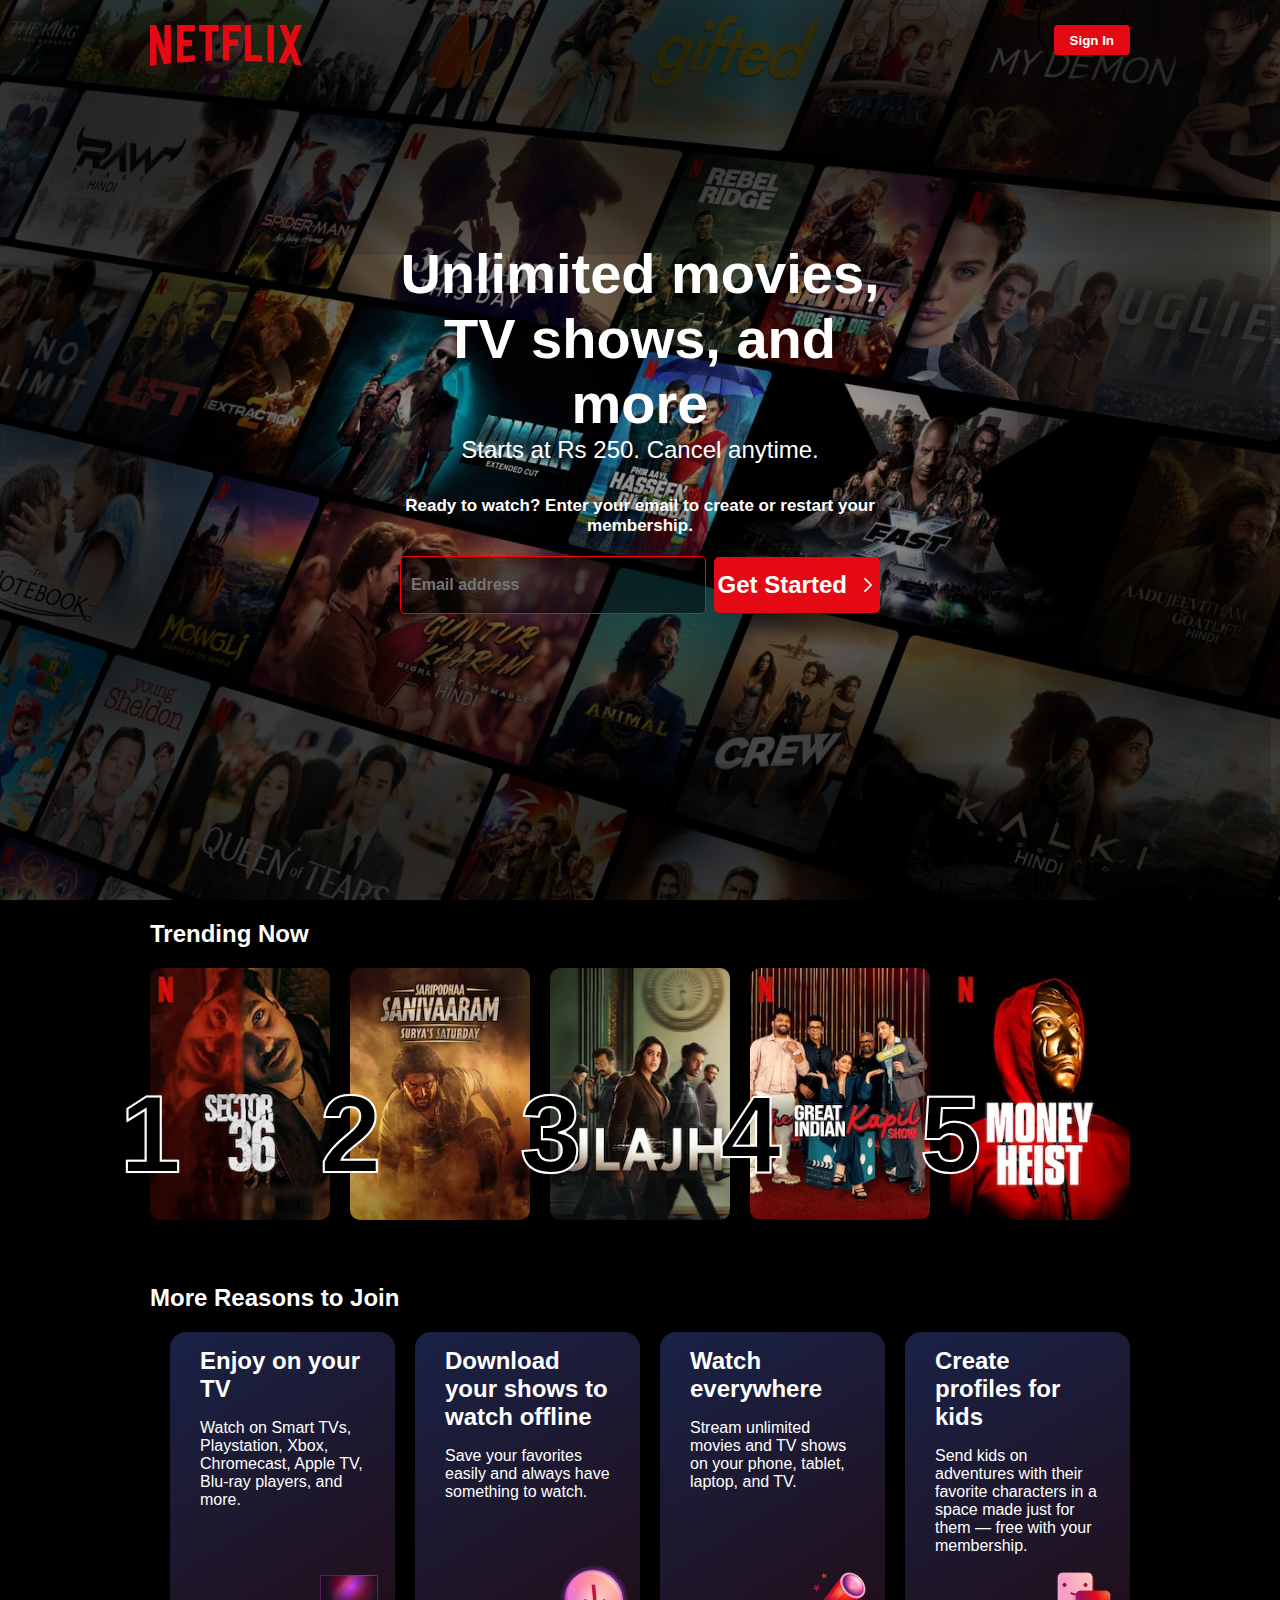
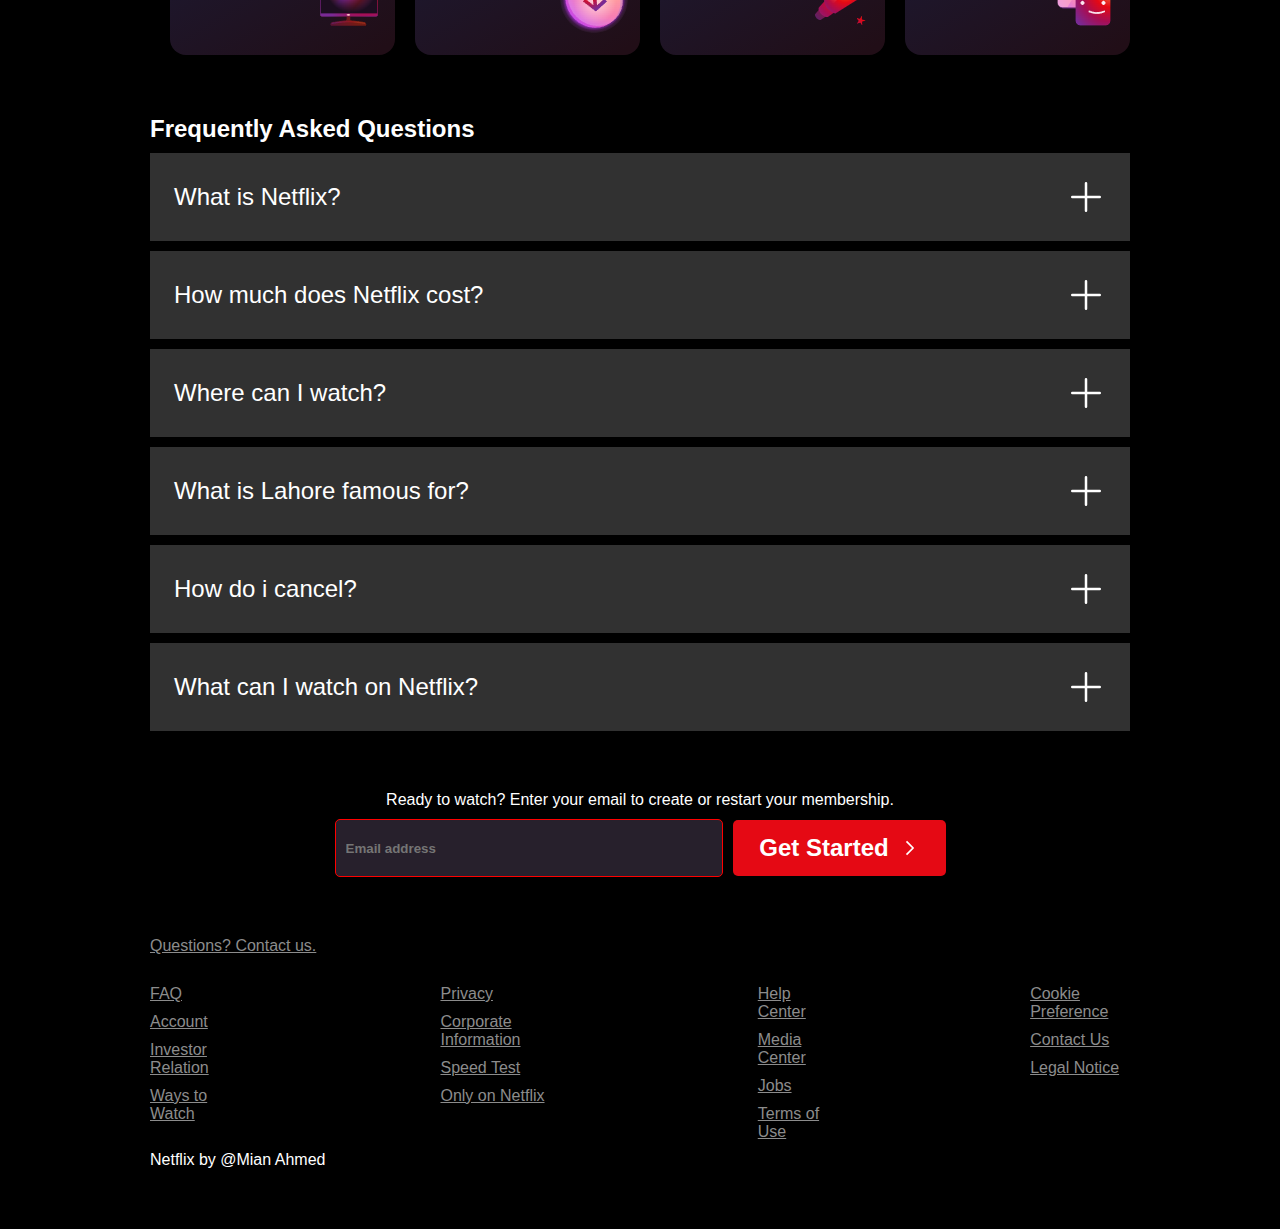
<file: Netflix Clone/index.html>
<!DOCTYPE html>
<html lang="en">

<head>
    <meta charset="UTF-8">
    <meta name="viewport" content="width=device-width, initial-scale=1.0">
    <title>Netflix Pakistan - Watch TV Shows Online, Watch Movies Online</title>
    <meta name="description" content="Netflix is the world's number 1 website which allows users to Stream Movies and Serires upto 4k.">
    <link rel="stylesheet" href="style.css">
    <link rel="shortcut icon" href="assets/images/nficon2023.ico" type="image/x-icon">
</head>

<body>



    <div class="head">
        <div class="nav">
            <img src="assets/images/logo.svg" alt="Logo">

            <a class="a-sign" href="Signin/Signin.html"><button type="button"><span>Sign In</span></button></a>

        </div>

        <div class="mid-header">

            <h1 class="title">Unlimited movies, TV shows, and more</h1>

            <p class="plan-info">Starts at Rs 250. Cancel anytime.</p>

            <h3 class="asking">Ready to watch? Enter your email to create or restart your membership.</h3>

            <div class="form">

                <input type="email" name="Email" placeholder="Email address">

                <button type="button"><span>Get Started</span><img src="assets/images/right-arrow.svg" alt="right-arrow"
                        width="20"></button>

            </div>



        </div>

        <div class="box"></div>

    </div>



    <div class="trending">

        <h2 class="title">Trending Now</h2>

        <div class="movies">

            <div class="movie-1 mov">

                <span class="numbering">1</span>
                <img src="assets/images/Sector-36.jpg" alt="Sector-36">

            </div>


            <div class="movie-2 mov">

                <span class="numbering">2</span>
                <img src="assets/images/Sanivarm.jpg" alt="Sanivarm">

            </div>


            <div class="movie-3 mov">

                <span class="numbering">3</span>
                <img src="assets/images/ulajh.jpg" alt="Ulajh">

            </div>


            <div class="movie-4 mov">

                <span class="numbering">4</span>
                <img src="assets/images/kapil-show.jpg" alt="kapil-show">

            </div>


            <div class="movie-5 mov">

                <span class="numbering">5</span>
                <img src="assets/images/Money-Heist.jpg" alt="Money-Heist">

            </div>

        </div>

    </div>



    <div class="reasons">

        <h2 class="title">More Reasons to Join</h2>

        <div class="box">

            <div class="boxes">

                <h2 class="title">Enjoy on your TV</h2>
                <p>Watch on Smart TVs, Playstation, Xbox, Chromecast, Apple TV, Blu-ray players, and more.</p>
                <img src="assets/images/TV.png" alt="TV">

            </div>


            <div class="boxes">

                <h2 class="title">Download your shows to watch offline</h2>
                <p>Save your favorites easily and always have something to watch.</p>
                <img src="assets/images/Down.png" alt="Download">


            </div>


            <div class="boxes">

                <h2 class="title">Watch everywhere</h2>
                <p>Stream unlimited movies and TV shows on your phone, tablet, laptop, and TV.</p>
                <img src="assets/images/Watch.png" alt="Watch">

            </div>


            <div class="boxes">

                <h2 class="title">Create profiles for kids</h2>
                <p>Send kids on adventures with their favorite characters in a space made just for them — free with your
                    membership.</p>
                <img src="assets/images/Profiles.png" alt="Profiles">

            </div>

        </div>

    </div>



    <div class="faq">

        <h2 class="title">Frequently Asked Questions</h2>

        <button class="question-btn" type="button" onclick="toggleAnswer('answer1')">What is Netflix? <img
                src="assets/images/plus-lg.svg" alt="plus" width="40px"></button>
        <div id="answer1" class="answer-box" style="display: none;">
            Netflix is a streaming service that offers a wide variety of award-winning TV shows, movies, anime,
            documentaries, and more on thousands of internet-connected devices.

            You can watch as much as you want, whenever you want without a single commercial – all for one low monthly
            price. There's always something new to discover and new TV shows and movies are added every week!
        </div>

        <button class="question-btn" onclick="toggleAnswer('answer2')">How much does Netflix cost? <img
                src="assets/images/plus-lg.svg" alt="plus" width="40px"></button>
        <div id="answer2" class="answer-box" style="display: none;">
            Watch Netflix on your smartphone, tablet, Smart TV, laptop, or streaming device, all for one fixed monthly
            fee. Plans range from Rs 250 to Rs 1,100 a month. No extra costs, no contracts.
        </div>

        <button class="question-btn" onclick="toggleAnswer('answer3')">Where can I watch? <img
                src="assets/images/plus-lg.svg" alt="plus" width="40px"></button>
        <div id="answer3" class="answer-box" style="display: none;">
            Watch anywhere, anytime. Sign in with your Netflix account to watch instantly on the web at netflix.com from
            your personal computer or on any internet-connected device that offers the Netflix app, including smart TVs,
            smartphones, tablets, streaming media players and game consoles.

            You can also download your favorite shows with the iOS or Android app. Use downloads to watch while you're
            on the go and without an internet connection. Take Netflix with you anywhere.
        </div>

        <button class="question-btn" onclick="toggleAnswer('answer4')">What is Lahore famous for? <img
                src="assets/images/plus-lg.svg" alt="plus" width="40px"></button>
        <div id="answer4" class="answer-box" style="display: none;">
            Lahore is famous for its historical sites, vibrant culture, and delicious food like nihari and halwa puri!
        </div>

        <button class="question-btn" onclick="toggleAnswer('answer5')">How do i cancel? <img
                src="assets/images/plus-lg.svg" alt="plus" width="40px"></button>
        <div id="answer5" class="answer-box" style="display: none;">
            Netflix is flexible. There are no pesky contracts and no commitments. You can easily cancel your account
            online in two clicks. There are no cancellation fees – start or stop your account anytime.
        </div>

        <button class="question-btn" onclick="toggleAnswer('answer6')">What can I watch on Netflix? <img
                src="assets/images/plus-lg.svg" alt="plus" width="40px"></button>
        <div id="answer6" class="answer-box" style="display: none;">
            Netflix has an extensive library of feature films, documentaries, TV shows, anime, award-winning Netflix
            originals, and more. Watch as much as you want, anytime you want.
        </div>

    </div>



    <div class="form-end">

        <p>Ready to watch? Enter your email to create or restart your membership.</p>

        <div class="input">

            <input type="email" required placeholder="Email address" name="Email">
            <button type="button"><span>Get Started</span><img src="assets/images/right-arrow.svg" alt="right-arrow"
                    width="20"></button>

        </div>
    </div>


    <footer class="footer">

        <a href="">Questions? Contact us.</a>

        <div class="footer-links">

            <div class="link1">
                <a href="">FAQ</a>
                <a href="">Account</a>
                <a href="">Investor Relation</a>
                <a href="">Ways to Watch</a>
            </div>

            <div class="links2">
                <a href="">Privacy</a>
                <a href="">Corporate Information</a>
                <a href="https://fast.com">Speed Test</a>
                <a href="">Only on Netflix</a>
            </div>

            <div class="links3">
                <a href="">Help Center</a>
                <a href="">Media Center</a>
                <a href="">Jobs</a>
                <a href="">Terms of Use</a>
            </div>

            <div class="link4">
                <a href="">Cookie Preference</a>
                <a href="">Contact Us</a>
                <a href="">Legal Notice</a>
            </div>

        </div>

        <p>Netflix by @Mian Ahmed</p>

    </footer>





    <script src="script.js"></script>
</body>

</html>
</file>
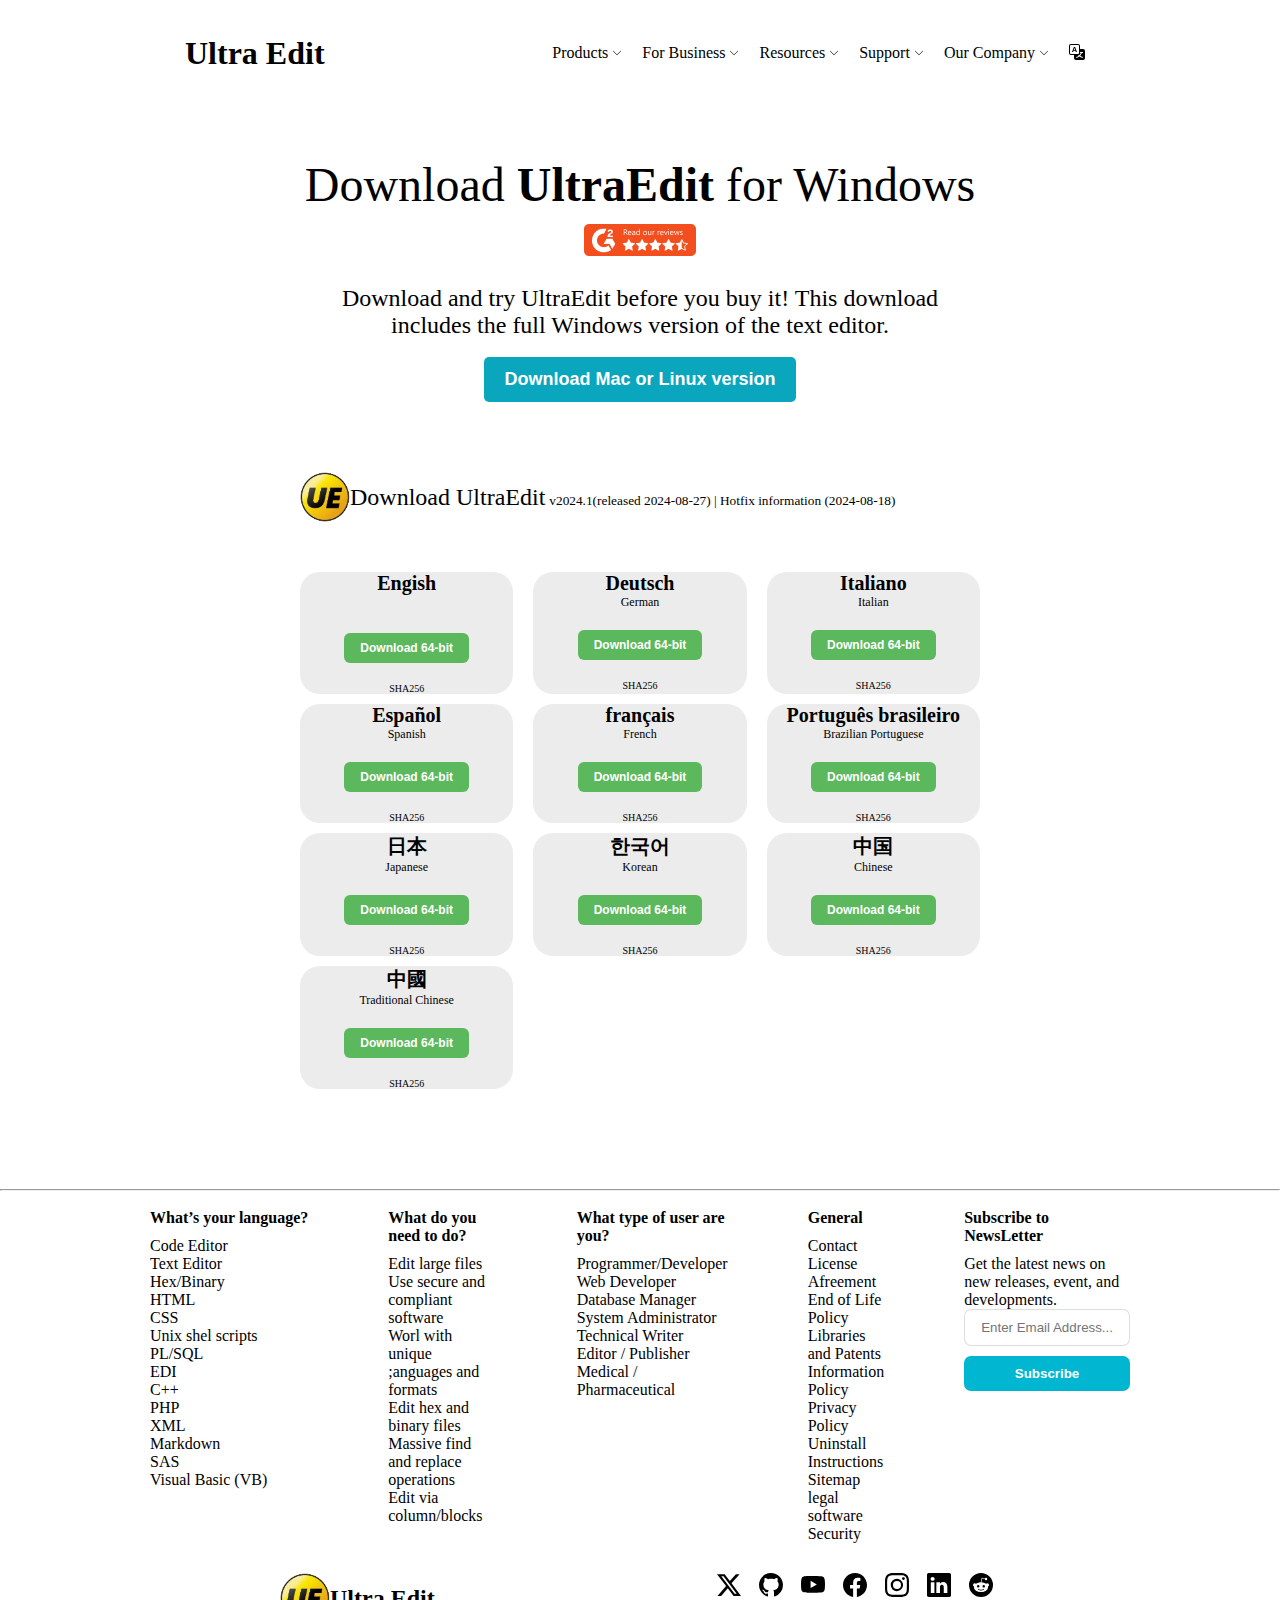
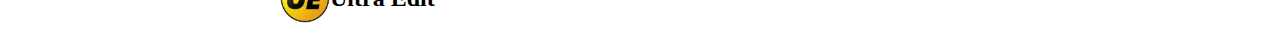
<file: UltraEdit.com Clone/index.html>
<!DOCTYPE html>
<html lang="en">

<head>
    <meta charset="UTF-8">
    <meta name="viewport" content="width=device-width, initial-scale=1.0">
    <title>First Web CLone</title>

    <link rel="stylesheet" href="style.css">

    <link rel="shortcut icon" href="img/Ultra Edit Logo.png" type="image/png">

</head>

<body>

    <header class="header">

        <div class="logo">
            <h1>Ultra Edit</h1>
        </div>

        <div class="navigation">
            <ul>
                <li>Products <img src="img/chevron-down.svg" alt="down" width="10"></li>
                <li>For Business <img src="img/chevron-down.svg" alt="down" width="10"></li>
                <li>Resources <img src="img/chevron-down.svg" alt="down" width="10"></li>
                <li>Support <img src="img/chevron-down.svg" alt="down" width="10"></li>
                <li>Our Company <img src="img/chevron-down.svg" alt="down" width="10"></li>
                <li><img src="img/translate.svg" alt="translate"></li>
            </ul>
        </div>

    </header>

    <main class="main">

        <div class="main-heading">Download <b>UltraEdit</b> for Windows <img src="img/Reviews.png" alt="Reviews"></div>

        <br>

        <div class="add-on">Download and try UltraEdit before you buy it! This download includes the full Windows
            version of the text editor.</div>

        <br>

        <a href="https://www.ultraedit.com/downloads/uex-thank-you/" target="_blank"><button type="button" class="down-button">Download Mac or Linux version</button></a>


        <div class="version">
            <img src="img/Ultra Edit Logo.png" alt="" width="50px">
            <div class="version-cont">
                <h3>Download UltraEdit</h3> <small>v2024.1(released 2024-08-27) | Hotfix information
                    (2024-08-18)</small>
            </div>
        </div>

        <div class="down-pkgs">

            <div class="english pkg">
                <h1>Engish</h1>
                <br>
                <button type="button">Download 64-bit</button>
                <p>SHA256</p>
            </div>

            <div class="english pkg">
                <h1>Deutsch</h1>
                <p>German</p>
                <button type="button">Download 64-bit</button>
                <p>SHA256</p>
            </div>

            <div class="english pkg">
                <h1>Italiano</h1>
                <p>Italian</p>
                <button type="button">Download 64-bit</button>
                <p>SHA256</p>
            </div>

            <div class="english pkg">
                <h1>Español</h1>
                <p>Spanish</p>
                <button type="button">Download 64-bit</button>
                <p>SHA256</p>
            </div>

            <div class="english pkg">
                <h1>français</h1>
                <p>French</p>
                <button type="button">Download 64-bit</button>
                <p>SHA256</p>
            </div>

            <div class="english pkg">
                <h1>Português brasileiro</h1>
                <p>Brazilian Portuguese</p>
                <button type="button">Download 64-bit</button>
                <p>SHA256</p>
            </div>

            <div class="english pkg">
                <h1>日本</h1>
                <p>Japanese</p>
                <button type="button">Download 64-bit</button>
                <p>SHA256</p>
            </div>

            <div class="english pkg">
                <h1>한국어</h1>
                <p>Korean</p>
                <button type="button">Download 64-bit</button>
                <p>SHA256</p>
            </div>

            <div class="english pkg">
                <h1>中国</h1>
                <p>Chinese</p>
                <button type="button">Download 64-bit</button>
                <p>SHA256</p>
            </div>

            <div class="english pkg">
                <h1>中國</h1>
                <p>Traditional Chinese</p>
                <button type="button">Download 64-bit</button>
                <p>SHA256</p>
            </div>

        </div>

    </main>

    <hr><br>

    <footer class="footer">
        <div class="language">
            <h4>What’s your language?</h4>
            <ul>
                <li>Code Editor</li>
                <li>Text Editor</li>
                <li>Hex/Binary</li>
                <li>HTML</li>
                <li>CSS</li>
                <li>Unix shel scripts</li>
                <li>PL/SQL</li>
                <li>EDI</li>
                <li>C++</li>
                <li>PHP</li>
                <li>XML</li>
                <li>Markdown</li>
                <li>SAS</li>
                <li>Visual Basic (VB)</li>
            </ul>
        </div>

        <div class="need">
            <h4>What do you need to do?</h4>
            <ul>
                <li>Edit large files</li>
                <li>Use secure and compliant software</li>
                <li>Worl with unique ;anguages and formats</li>
                <li>Edit hex and binary files</li>
                <li>Massive find and replace operations</li>
                <li>Edit via column/blocks</li>
            </ul>
        </div>

        <div class="user">
            <h4>What type of user are you?</h4>
            <ul>
                <li>Programmer/Developer</li>
                <li>Web Developer</li>
                <li>Database Manager</li>
                <li>System Administrator</li>
                <li>Technical Writer</li>
                <li>Editor / Publisher</li>
                <li>Medical / Pharmaceutical</li>
            </ul>
        </div>

        <div class="general">
            <h4>General</h4>
            <ul>
                <li>Contact</li>
                <li>License Afreement</li>
                <li>End of Life Policy</li>
                <li>Libraries and Patents</li>
                <li>Information Policy</li>
                <li>Privacy Policy</li>
                <li>Uninstall Instructions</li>
                <li>Sitemap</li>
                <li>legal</li>
                <li>software Security</li>
            </ul>
        </div>

        <div class="newsletter">
            <h4>Subscribe to NewsLetter</h4>
            <p>Get the latest news on new releases, event, and developments.</p>
            <input type="text" name="email" id="email" placeholder="Enter Email Address..." style="display: block;">
            <button type="button">Subscribe</button>
        </div>


    </footer>

    <footer class="last">

        <div class="logo">
            <img src="img/Ultra Edit Logo.png" alt="" width="50px">
            <h2>Ultra Edit</h2>
        </div>

        <div class="links">
            <img src="img/twitter-x.svg" alt="twitter" width="24" height="24">
            <img src="img/github.svg" alt="github" width="24" height="24">
            <img src="img/youtube.svg" alt="youtube" width="24" height="24">
            <img src="img/facebook.svg" alt="facebook" width="24" height="24">
            <img src="img/instagram (1).svg" alt="instagram" width="24" height="24">
            <img src="img/linkedin.svg" alt="linkedin" width="24" height="24">
            <img src="img/reddit.svg" alt="reddit" width="24" height="24">
        </div>

    </footer>

</body>

</html>
</file>
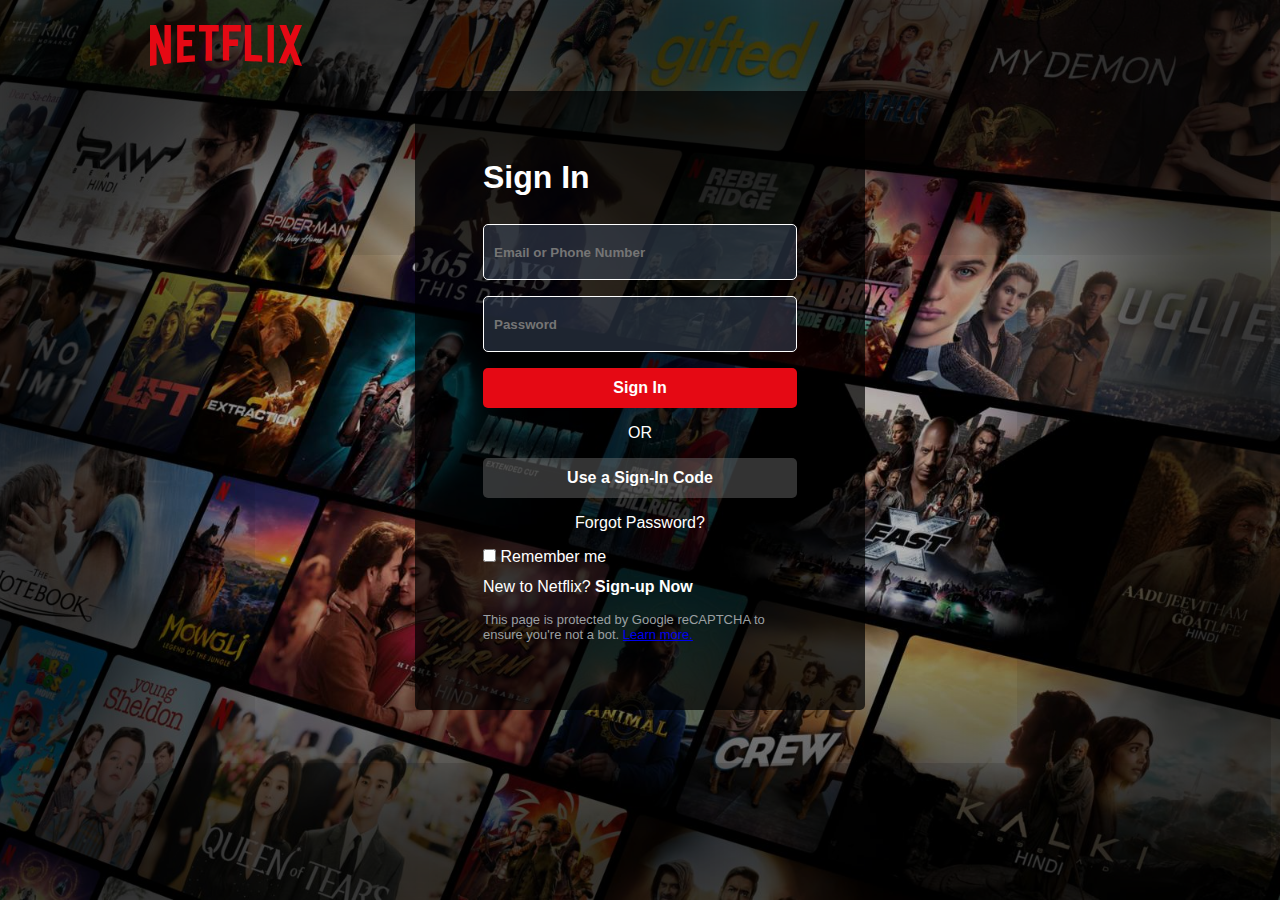
<file: Netflix Clone/Signin/Signin.html>
<!DOCTYPE html>
<html lang="en">

<head>
    <meta charset="UTF-8">
    <meta name="viewport" content="width=device-width, initial-scale=1.0">
    <meta name="description" content="Sign-In Now to Netflix.com to Watch latest Movies and Web Serires">
    <title>Sign-In | Netflix.com</title>
    <link rel="shortcut icon" href="nficon2023.ico" type="image/x-icon">
    <link rel="stylesheet" href="style.css">
</head>

<body>

    <div class="head">


        <div class="nav">
            <img src="logo.svg" alt="Logo">
        </div>

        <div class="form">

            <div class="inner-form">

                <header><h1 class="title">Sign In</h1></header>

                <input class="input" type="email" placeholder="Email or Phone Number">

                <input class="input" type="password" placeholder="Password"> 
                
                <button class="sign" type="button">Sign In</button>

                <p class="OR">OR</p>

                <button class="code" type="button">Use a Sign-In Code</button>

                <a class="forgot" href="#">Forgot Password?</a>

                <input type="checkbox" name="checkbox" id="options">
                <label for="options">Remember me</label>

                <p class="new">New to Netflix? <a class="a-sign" href="#">Sign-up Now</a></p>

                <p class="protect">This page is protected by Google reCAPTCHA to ensure you're not a bot. <a href="#">Learn more.</a></p>

            </div>

        </div>



            
        <div class="box"></div>

    </div>

</body>

</html>
</file>
<file: Netflix Clone/style.css>
*{
    margin: 0;
    padding: 0;
}

html{
    font-family: Netflix Sans, Helvetica Neue, Segoe UI, Roboto, Ubuntu, sans-serif;
}

body{
    background-color: black;
    color: white;
}

button{
    cursor: pointer;
}

.head{
    background-image: url(assets/images/bg.jpg);
    background-size: cover;
    background-position: center center;
    height: 100vh;
    width: 100%;
}

.head .nav img{
    width: 9.5rem;
}

.head .box{
    height: 100vh;
    width: 100%;
    position: absolute;
    top: 0;
    filter: opacity(0.8);
    box-shadow: inset 0px 0px 200px 290px black;
}

.head .nav{
    position: relative;
    z-index: 2;
    display: flex;
    justify-content: space-between;
    padding: 25px 150px;
}

.nav button{
    color: white;
    background-color: rgb(229 9 20);
    font-weight: bolder;
    border: none;
    padding: 0px 16px;
    border-radius: 4px;
    height: 30px;
}

.mid-header{
    color: white;
    position: relative;
    z-index: 2;
    padding: 150px 400px;
    text-align: center;
}

.mid-header h1{
    font-size: 3.5rem;
    font-weight: 900;
}

.mid-header .plan-info{
    font-size: 1.5rem;
    font-weight: 500;
    margin-bottom: 2rem;
}

.mid-header .asking{
    font-size: 17px;
    font-weight: 550;
}

.mid-header input{
    background: none;
    border: 1px solid red; 
    height: 3.5rem;
    width: 366px;
    color: white;
    border-radius: 5px;
    font-weight: bold;
    padding: 0px 10px ;
    background-color: rgba(0, 0, 0, 0.5);
}

.mid-header input::placeholder{
    font-weight: bold;
    font-size: 16px;
}

.mid-header .form{
    display: flex;
    flex-direction: row;
    align-items: center;
    justify-content: center;
    padding-top: 20px;
    gap: 8px;
    
}

.mid-header .form button{
    color: white;
    font-weight: 600;
    background-color: rgb(229 9 20);
    height: 3.5rem;
    width: 213px;
    border: none;
    border-radius: 5px;
    font-size: 1.5rem;
    display: flex;
    justify-content: center;
    gap: 10px;
    align-items: center;
}

.mid-header .form button img{
    filter: invert();
}

.trending{
    margin: 20px 150px;
}

.trending .movies{
    display: flex;
    flex-direction: row;
    justify-content: space-between;
    margin: 20px 0px;
}

.trending .mov{
    position: relative;
}

.numbering{
    font-size: 110px;
    position: absolute;
    bottom: 35px;
    left: 6px;
    line-height: 1;
    transform: translateX(-36px);
    color: black;
    font-weight: bolder;
    -webkit-text-stroke: 2px white;
    text-shadow: 0 0 2px white;
    font-family: 'Segoe UI', Tahoma, Geneva, Verdana, sans-serif;
}

.mov img{
    height: 252px;
    width: 180px;
    border-radius: 10px;
}

.reasons{
    margin: 60px 150px;
}

.reasons .box{
    display: flex;
    flex-direction: row;
    align-items: center;
}

.reasons .boxes{
    height: 293px;
    width: 293px;
    border-radius: 1rem;
    background: linear-gradient(149deg, #192247 0%, #210e17 96.86%);
    margin-left: 20px;
    margin-top: 20px;
    padding: 15px 30px;
    position: relative;
}

.reasons .boxes img{
    position: absolute;
    bottom: 20px;
    right: 10px;
}

.reasons .boxes p{
    margin-top: 1rem;
}

.faq{
    margin: 60px 150px;
}

.faq .question-btn{
    display: block flex;
    width: 100%;
    border: none;
    background: none;
    padding: 24px;
    color: white;
    background-color: rgb(49, 49, 49);
    margin: 10px 0px;
    justify-content: space-between;
    font-size: 1.5rem;
    align-items: center;
    cursor:pointer;
    transition: 0.5s ease;
}

.faq .question-btn:hover{
    filter: brightness(1.5);
}

.faq img{
    filter: invert();
}

.faq .answer-box{
    border: none;
    background: none;
    padding: 24px;
    color: white;
    background-color: rgb(49, 49, 49);
    font-size: 1.5rem;
}

.form-end{
    margin: 0px 150px;
    text-align: center;
}

.form-end button{
    color: white;
    font-weight: 600;
    background-color: rgb(229 9 20);
    height: 3.5rem;
    width: 213px;
    border: none;
    border-radius: 5px;
    font-size: 1.5rem;
    display: flex;
    justify-content: center;
    gap: 10px;
    align-items: center;
}

.form-end .input{
    display: flex;
    align-items: center;
    justify-content: center;
    gap: 10px;
    margin: 10px;

}

.form-end input{
    background: none;
    border: 1px solid red; 
    height: 3.5rem;
    width: 366px;
    color: white;
    border-radius: 5px;
    font-weight: bold;
    padding: 0px 10px ;
    background-color: rgba(78, 63, 88, 0.5);
}

.form-end img{
    filter: invert();
}

.footer{
    margin: 60px 150px;
}

.footer a{
    color: rgb(140, 140, 140);
    display: block;
    margin-bottom: 10px;
}

.footer-links{
    display: flex;
    gap: 200px;
    margin-top: 30px;
}

.footer p{
    margin-top: 20px;
    display: inline;
}

.footer p:hover{
    transform: scale(1.2);
}


/* For tablets (768px and below) */
@media (max-width: 768px){
    .head .nav {
        padding: 25px 50px;
    }

    .mid-header {
        padding: 100px 50px;
    }

    .trending {
        margin: 20px 50px;
    }

    .mid-header .form{
        flex-direction: column;
    }

    .trending .movies{
        flex-direction: column;
        align-items: center;
    }

    .reasons .box{
        flex-direction: column;
        /* justify-content: center; */
    }

    .reasons, .faq, .form, .footer {
        margin: 30px 50px;
    }

    .footer-links {
        flex-direction: column;
        gap: 30px;
    }

    .footer-links a {
        text-align: center;
    }
}

/* For mobile devices (480px and below) */
@media (max-width: 480px) {
    .head .nav {
        padding: 10px 20px;
    }

    .mid-header {
        padding: 50px 20px;
    }

    .mid-header h1 {
        font-size: 2.5rem;
    }

    .mid-header input {
        width: 100%;
    }

    .mid-header .form button {
        width: 100%;
    }

    .trending {
        margin: 20px 20px;
    }

    .reasons, .faq, .form, .footer {
        margin: 20px;
    }

    .footer-links {
        flex-direction: column;
        gap: 20px;
    }

    .footer-links a {
        text-align: center;
    }
}
</file>
<file: UltraEdit.com Clone/style.css>
*{
    margin: 0;
    padding: 0;
    box-sizing: border-box;
}

.header{
    display: flex;
    justify-content: space-between;
    margin-left: 150px;
    margin-right: 150px;
    padding: 35px;
}

.navigation{
    align-content: center;
}

.navigation ul{
    display: flex;
}

.navigation ul li{
    list-style: none;
    margin-left: 10px;
    margin-right: 10px;
}

.main{
    text-align: center;
    margin-left: 300px;
    margin-right: 300px;
    padding-top: 50px;
    margin-bottom: 100px;
}

.main-heading{
    font-size: 48px;
}


.add-on{
    font-size: 24px;
}

.down-button{
    font-size: 18px;
    padding: 12px 20px;
    border-radius: 5px;
    background-color: #09a6bd;
    font-weight: bold;
    color: white;
    border: none;
    margin-bottom: 70px;
}

.down-button a{
    text-decoration: none;
    color: white;
}

.version{
    text-align:left;
    display: flex;
    align-items: center;
    margin-bottom: 50px;
}

.version h3{
    font-size: 24px;
    display: inline;
    font-weight: normal;
}

.version img{
    transition: 5s;
}

.version img:hover{
    transform: rotate(1080deg);
}

.down-pkgs{
    display: grid;
    gap: 10px 20px;
    grid-template-columns: 1fr 1fr 1fr;
}

.pkg{
    background-color: rgb(236, 236, 236);
    border-radius: 20px;
}

.pkg h1{
    font-size: 20px;
    font-weight: 600;
}

.pkg p{
    font-size: 12px;
}

.pkg p:last-child{
    font-size: 10px;
}

.down-pkgs button{
    background-color: #5cb85c;
    color: #fff;
    padding: 8px 16px;
    margin-top: 20px;
    margin-bottom: 20px;
    font-size: 12px;
    font-weight: 600;
    border-radius: 6px;
    border: none;
}

.footer{
    margin-left: 150px;
    margin-right: 150px;
    display: flex;
    gap: 80px;
    /* justify-content: space-between; */
}

.footer li{
    list-style: none;
}

.footer h4{
    font-weight: 700;
    font-size: 16px;
    margin-bottom: 10px;
}

.footer div:first-child{
    flex-shrink: 0;
    /* width: 20px; */
}

.newsletter input{
    padding: 10px 16px;
    border: 1px solid #22242626;
    border-radius: 7px;
    transition: box-shadow .15s ease-in-out;
    height: auto;
    width: 100%;
}

.newsletter button{
    background: #00b6d1;
    font-weight: bold;
    border-radius: 7px;
    cursor: pointer;
    margin: 10px 0;
    padding: 10px 25px;
    transition: box-shadow .15s ease-in-out;
    width: 100%;
    border: #00b6d1;
    color: #fff;
}

.last{
    display: flex;
    justify-content: space-between;
    margin: 30px 280px;

}

.last .logo{
    display: flex;
    align-items: center;
}

.links img{
    margin: 0px 7px;
    transition: 0.2s;
}

.links img:hover{
    transform: scale(1.1);
    filter: brightness(70%);
}
</file>
<file: Netflix Clone/Signin/style.css>
*{
    margin: 0;
    padding: 0;
    box-sizing: border-box;
}

html{
    font-family: Netflix Sans, Helvetica Neue, Segoe UI, Roboto, Ubuntu, sans-serif;
}

body{
    background-color: black;
    color: white;
}

button{
    cursor: pointer;
}

.head{
    background-image: url(bg.jpg);
    background-size: cover;
    background-position: center center;
    height: 100vh;
    width: 100%;
}

.head .box{
    height: 100vh;
    width: 100%;
    position: absolute;
    top: 0;
    filter: opacity(0.8);
    box-shadow: inset 0px 0px 200px 190px black;
}

.head .nav img{
    width: 9.5rem;
}

.head .nav{
    position: relative;
    z-index: 2;
    display: flex;
    justify-content: space-between;
    padding: 25px 150px;
}

.form{
    margin: 0 auto;
    background-color: rgba(0, 0, 0, 0.7);
    width: 450px; 
    position: relative;
    z-index: 1;
    display: flex;
    flex-direction: column;
    justify-content: center;
    align-items: center;
    gap: 16px;
    border-radius: 5px;
    padding: 68px 48px;

}

.form .inner-form{
    width: 314px;
}

.inner-form header h1{
    margin-bottom: 28px;
}

.forgot{
    display: block;
    margin-bottom: 16px;
    text-align: center;
    text-decoration: none;
    color: white;
}

.a-sign{
    text-decoration: none;
    color: white;
    font-weight: bold;
}

#options{
    width: auto;
    margin-bottom: 16px;
}

.inner-form .code{
    background: none;
    background: rgba(128, 128, 128, 0.4);
    width: 100%;
    color: white;
    font-weight: 600;
    border: none;
    border-radius: 5px;
    font-size: 1rem;
    height: 40px;
    margin-bottom: 16px;
}

.form .inner-form .sign{
    width: 100%;
    height: 40px;
    color: white;
    font-weight: 600;
    background-color: rgb(229 9 20);
    border: none;
    border-radius: 5px;
    font-size: 1rem;
    margin-bottom: 16px;
}

.OR{
    text-align: center;
    margin-bottom: 16px;
}

.inner-form .input{
    height: 56px;
    background: none;
    width: 100%;
    border: 1px solid rgb(255, 255, 255); 
    color: white;
    border-radius: 5px;
    font-weight: bold;
    padding: 0px 10px ;
    background-color: rgba(60, 73, 96, 0.5);
    margin-bottom: 16px;
    
}

.inner-form .new{
    margin-bottom: 16px;
}

.protect{
    font-size: 13px;
    color: rgb(155, 160, 163);
}
</file>
